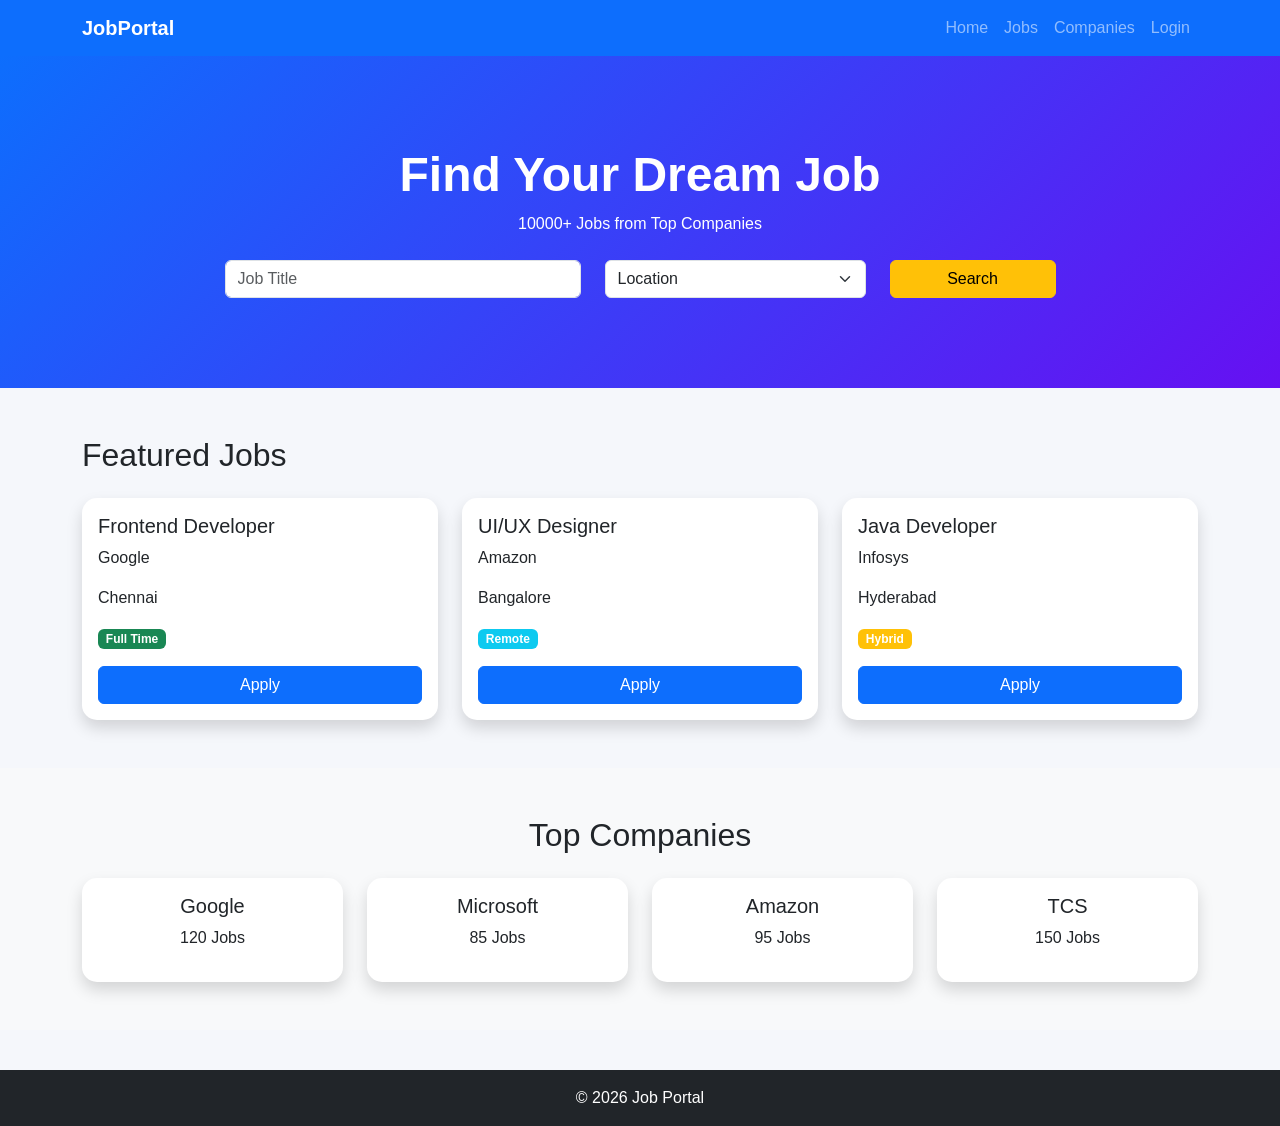
<file: index.html>
<!DOCTYPE html>
<html lang="en">
<head>
<meta charset="UTF-8">
<meta name="viewport" content="width=device-width, initial-scale=1.0">
<title>Job Portal</title>

<link href="https://cdn.jsdelivr.net/npm/bootstrap@5.3.3/dist/css/bootstrap.min.css" rel="stylesheet">
<link href="job.177.css" rel="stylesheet">
</head>

<body>

<!-- Navbar -->
<nav class="navbar navbar-expand-lg navbar-dark bg-primary">
<div class="container">
<a class="navbar-brand fw-bold" href="#">JobPortal</a>

<button class="navbar-toggler" data-bs-toggle="collapse" data-bs-target="#menu">
<span class="navbar-toggler-icon"></span>
</button>

<div class="collapse navbar-collapse" id="menu">
<ul class="navbar-nav ms-auto">
<li class="nav-item"><a class="nav-link" href="#">Home</a></li>
<li class="nav-item"><a class="nav-link" href="#">Jobs</a></li>
<li class="nav-item"><a class="nav-link" href="#">Companies</a></li>
<li class="nav-item"><a class="nav-link" href="#">Login</a></li>
</ul>
</div>
</div>
</nav>

<!-- Hero -->
<section class="hero text-center text-white">
<div class="container">
<h1>Find Your Dream Job</h1>
<p>10000+ Jobs from Top Companies</p>

<div class="row justify-content-center mt-4">
<div class="col-md-4">
<input type="text" class="form-control" placeholder="Job Title">
</div>

<div class="col-md-3">
<select class="form-select">
<option>Location</option>
<option>Chennai</option>
<option>Bangalore</option>
<option>Hyderabad</option>
</select>
</div>

<div class="col-md-2">
<button class="btn btn-warning w-100">Search</button>
</div>

</div>
</div>
</section>

<!-- Job Listings -->
<div class="container py-5">

<h2 class="mb-4">Featured Jobs</h2>

<div class="row g-4">

<div class="col-md-4">
<div class="card shadow h-100">
<div class="card-body">
<h5>Frontend Developer</h5>
<p>Google</p>
<p>Chennai</p>
<span class="badge bg-success">Full Time</span>
<a href="#" class="btn btn-primary mt-3 w-100">Apply</a>
</div>
</div>
</div>

<div class="col-md-4">
<div class="card shadow h-100">
<div class="card-body">
<h5>UI/UX Designer</h5>
<p>Amazon</p>
<p>Bangalore</p>
<span class="badge bg-info">Remote</span>
<a href="#" class="btn btn-primary mt-3 w-100">Apply</a>
</div>
</div>
</div>

<div class="col-md-4">
<div class="card shadow h-100">
<div class="card-body">
<h5>Java Developer</h5>
<p>Infosys</p>
<p>Hyderabad</p>
<span class="badge bg-warning">Hybrid</span>
<a href="#" class="btn btn-primary mt-3 w-100">Apply</a>
</div>
</div>
</div>

</div>

</div>

<!-- Company Profiles -->
<section class="bg-light py-5">

<div class="container">

<h2 class="text-center mb-4">Top Companies</h2>

<div class="row text-center">

<div class="col-md-3">
<div class="card p-3 shadow">
<h5>Google</h5>
<p>120 Jobs</p>
</div>
</div>

<div class="col-md-3">
<div class="card p-3 shadow">
<h5>Microsoft</h5>
<p>85 Jobs</p>
</div>
</div>

<div class="col-md-3">
<div class="card p-3 shadow">
<h5>Amazon</h5>
<p>95 Jobs</p>
</div>
</div>

<div class="col-md-3">
<div class="card p-3 shadow">
<h5>TCS</h5>
<p>150 Jobs</p>
</div>
</div>

</div>

</div>

</section>

<!-- Footer -->
<footer class="bg-dark text-white text-center p-3">
© 2026 Job Portal
</footer>

<script src="https://cdn.jsdelivr.net/npm/bootstrap@5.3.3/dist/js/bootstrap.bundle.min.js"></script>

</body>
</html>
</file>
<file: job.177.css>
body{
    background:#f5f7fb;
    font-family:Arial, sans-serif;
}

.hero{
    background:linear-gradient(135deg,#0d6efd,#6610f2);
    padding:90px 20px;
}

.hero h1{
    font-size:48px;
    font-weight:bold;
}

.card{
    border:none;
    border-radius:15px;
    transition:.3s;
}

.card:hover{
    transform:translateY(-8px);
}

footer{
    margin-top:40px;
}
</file>
